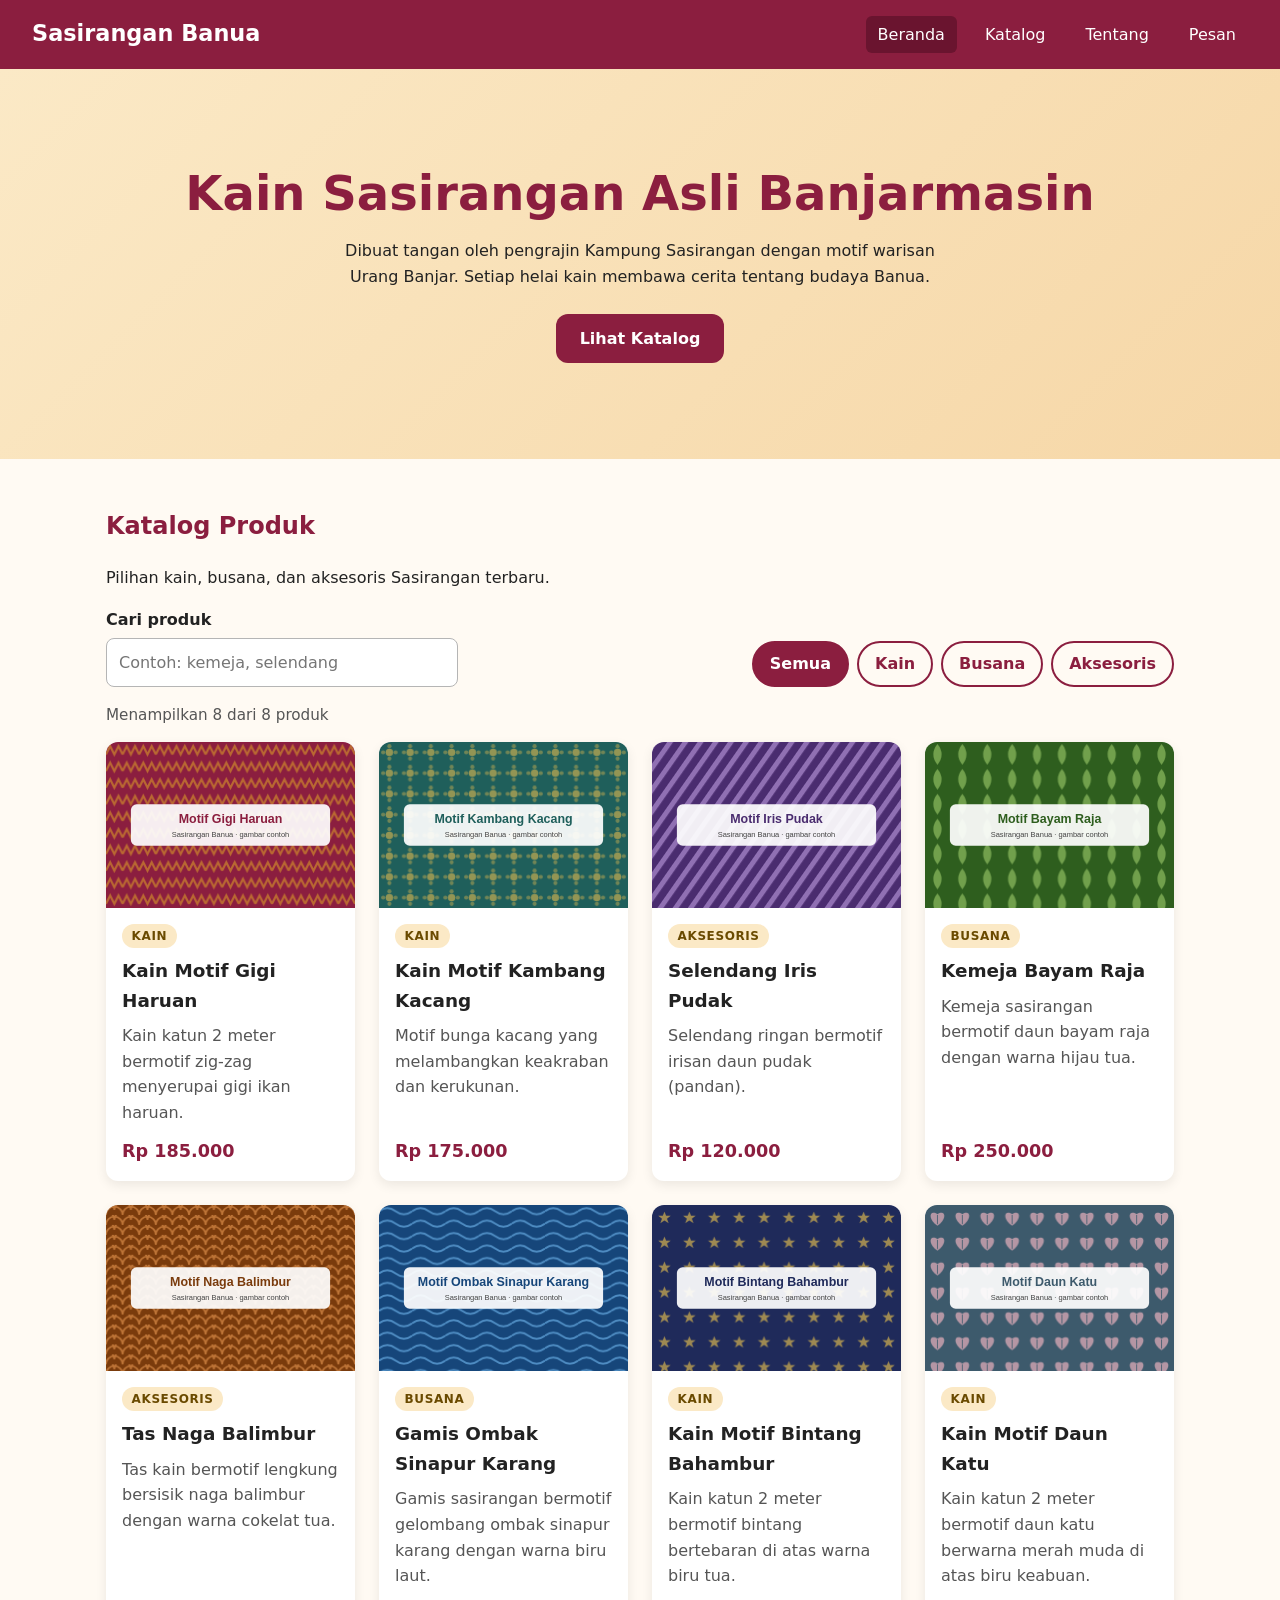
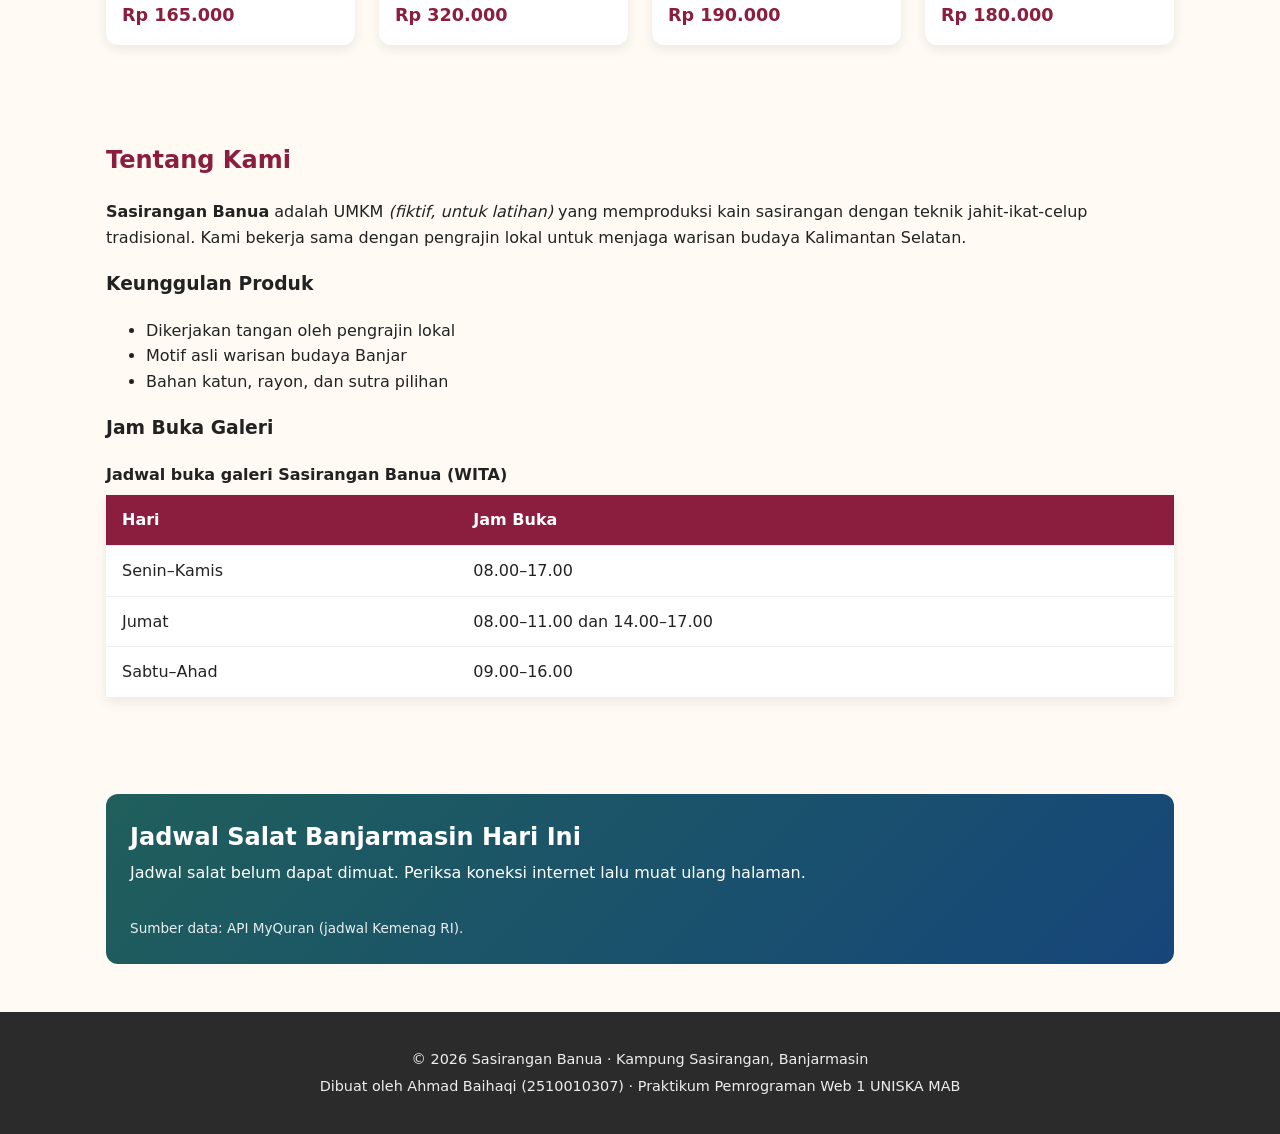
<file: index.html>
<!DOCTYPE html>
<html lang="id">
<head>
  <link rel="icon" href="img/favicon-baru.svg" type="image/svg+xml">
  <script src="js/jadwal-shalat.js" defer></script> 
  <link rel="stylesheet" href="css/style.css">
  <script src="js/katalog.js" defer></script>
  <meta charset="UTF-8">
  <meta name="viewport" content="width=device-width, initial-scale=1.0">
  <meta name="description" content="Katalog kain dan busana Sasirangan khas Banjarmasin karya pengrajin lokal.">
  <title>Sasirangan Banua | Kain Khas Banjar</title>
</head>
<body>
<!-- ========== HEADER & NAVIGASI ========== --> 
<header class="header-situs"> 
  <p class="logo"><a href="index.html">Sasirangan Banua</a></p> 
  <nav aria-label="Navigasi utama"> 
    <ul class="menu"> 
      <li><a href="index.html" aria-current="page">Beranda</a></li> 
      <li><a href="#katalog">Katalog</a></li> 
      <li><a href="#tentang">Tentang</a></li> 
      <li><a href="kontak.html">Pesan</a></li> 
    </ul> 
  </nav> 
</header>

<main>
  <!-- ========== HERO ========== --> 
  <section class="hero" id="beranda"> 
    <h1>Kain Sasirangan Asli Banjarmasin</h1> 
    <p>Dibuat tangan oleh pengrajin Kampung Sasirangan dengan motif warisan Urang Banjar. 
      Setiap helai kain membawa cerita tentang budaya Banua.</p> 
    <a class="tombol" href="#katalog">Lihat Katalog</a> 
  </section>
  <section class="bagian" id="katalog"> 
  <h2>Katalog Produk</h2> 
  <p>Pilihan kain, busana, dan aksesoris Sasirangan terbaru.</p> 
 
<div class="kontrol-katalog"> 
<div class="kolom"> 
<label for="cari">Cari produk</label> 
<input type="search" id="cari" placeholder="Contoh: kemeja, selendang"> 
</div> 
<div class="filter" role="group" aria-label="Filter kategori"> 
<button type="button" class="tombol-filter aktif" data-kategori="semua" 
aria-pressed="true">Semua</button> 
<button type="button" class="tombol-filter" data-kategori="kain" 
aria-pressed="false">Kain</button> 
<button type="button" class="tombol-filter" data-kategori="busana" 
aria-pressed="false">Busana</button> 
<button type="button" class="tombol-filter" data-kategori="aksesoris" 
aria-pressed="false">Aksesoris</button> 
</div> 
</div> 
<p id="info-jumlah" class="info-jumlah" aria-live="polite"></p> 
<div id="daftar-katalog" class="katalog-grid"></div> 
<noscript><p>Aktifkan JavaScript untuk melihat katalog produk.</p></noscript> 
</section>
 <!-- ========== TENTANG ========== --> 
  <section class="bagian" id="tentang"> 
    <h2>Tentang Kami</h2> 
    <p><strong>Sasirangan Banua</strong> adalah UMKM <em>(fiktif, untuk latihan)</em> yang 
      memproduksi kain sasirangan dengan teknik jahit-ikat-celup tradisional. Kami bekerja sama 
      dengan pengrajin lokal untuk menjaga warisan budaya Kalimantan Selatan.</p> 
 
    <h3>Keunggulan Produk</h3> 
    <ul> 
      <li>Dikerjakan tangan oleh pengrajin lokal</li> 
      <li>Motif asli warisan budaya Banjar</li> 
      <li>Bahan katun, rayon, dan sutra pilihan</li> 
    </ul> 
 
    <h3>Jam Buka Galeri</h3> 
    <table> 
      <caption>Jadwal buka galeri Sasirangan Banua (WITA)</caption> 
      <thead> 
        <tr> 
          <th scope="col">Hari</th> 
          <th scope="col">Jam Buka</th> 
        </tr> 
      </thead> 
      <tbody> 
        <tr> 
          <td>Senin–Kamis</td> 
          <td>08.00–17.00</td> 
        </tr> 
        <tr> 
          <td>Jumat</td> 
          <td>08.00–11.00 dan 14.00–17.00</td> 
        </tr> 
        <tr> 
          <td>Sabtu–Ahad</td> 
          <td>09.00–16.00</td> 
        </tr> 
      </tbody> 
    </table> 
  </section>
  <!-- ========== JADWAL SALAT (data dari API) ========== -->
<section class="bagian" id="jadwal">
  <div class="jadwal-salat" id="jadwal-salat">
    <h2>Jadwal Salat Banjarmasin Hari Ini</h2>
    <p class="status" aria-live="polite">Memuat jadwal salat...</p>
    <ul class="daftar-waktu" hidden></ul>
    <p class="sumber">Sumber data: API MyQuran (jadwal Kemenag RI).</p>
  </div>
</section> 
</main>
 <!-- ========== FOOTER ========== --> 
  <footer class="footer-situs"> 
    <p>&copy; 2026 Sasirangan Banua &middot; Kampung Sasirangan, Banjarmasin</p> 
    <p>Dibuat oleh Ahmad Baihaqi (2510010307) &middot; Praktikum Pemrograman Web 1 UNISKA MAB</p> 
  </footer> 
</body> 
</html>
</file>
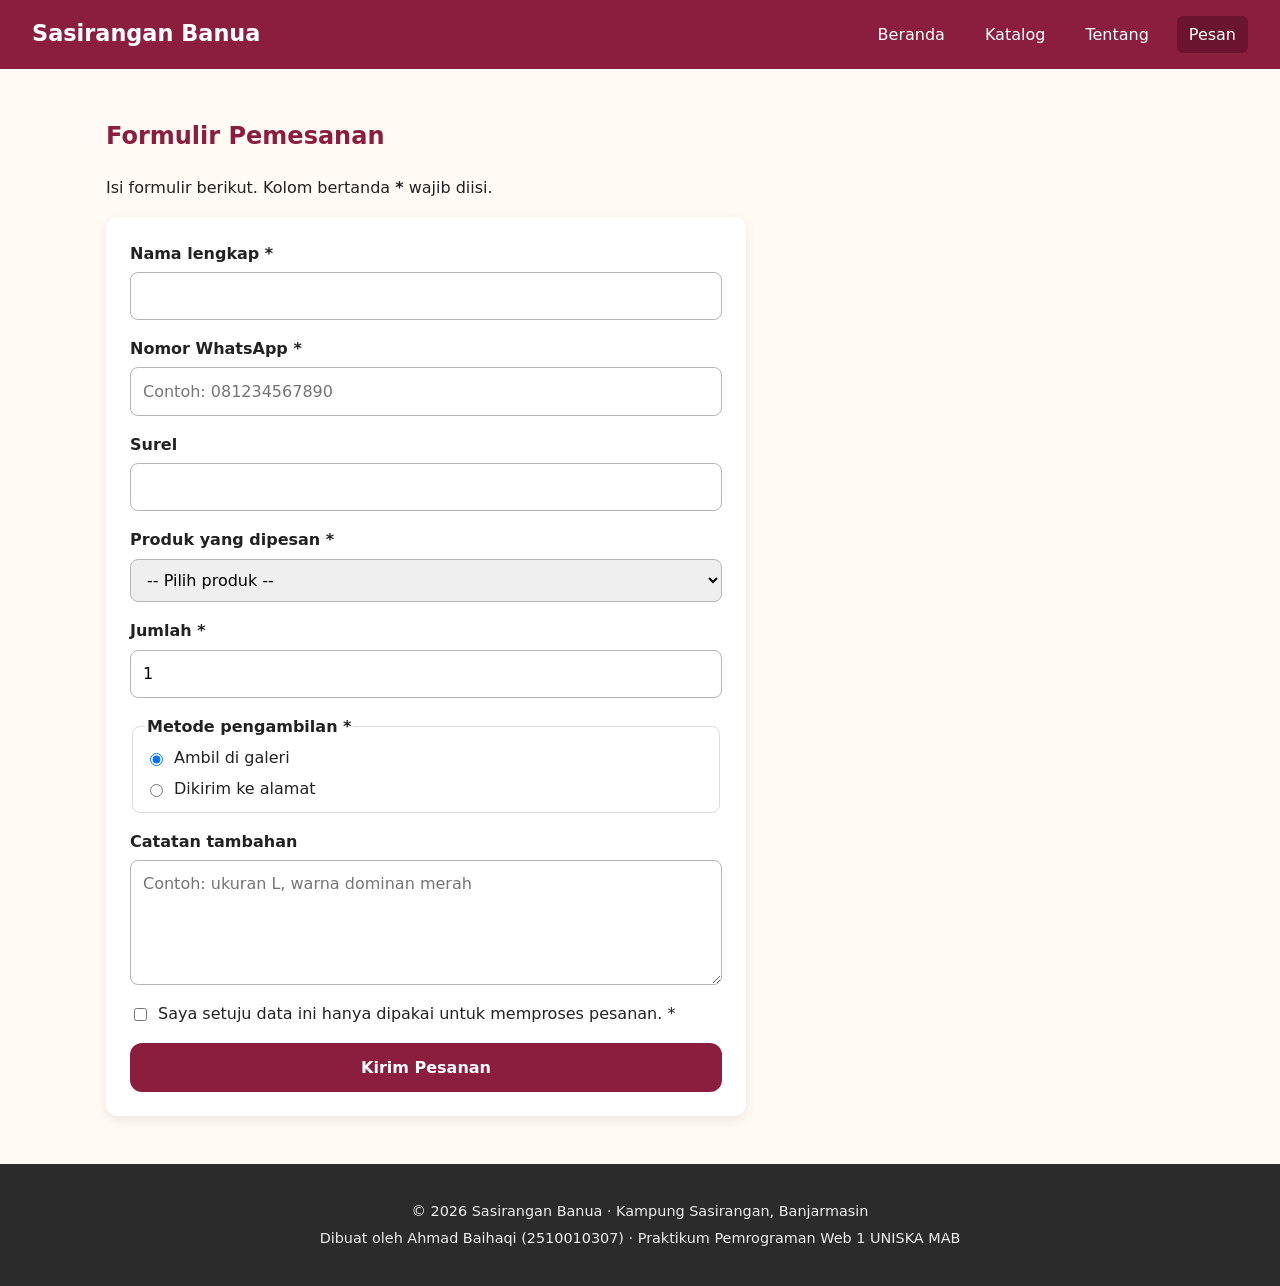
<file: kontak.html>
<!DOCTYPE html>
<html lang="id">
<head>
  <meta charset="UTF-8">
  <meta name="viewport" content="width=device-width, initial-scale=1.0">
  <meta name="description" content="Formulir pemesanan kain dan busana Sasirangan khas Banjarmasin karya pengrajin lokal.">
  <title>Pesan | Sasirangan Banua</title>
  <link rel="icon" href="img/favicon-baru.svg" type="image/svg+xml">
  <link rel="stylesheet" href="css/style.css">
  <script src="js/form.js" defer></script>
</head>
<body>
<!-- ========== HEADER & NAVIGASI ========== -->
<header class="header-situs">
  <p class="logo"><a href="index.html">Sasirangan Banua</a></p>
  <nav aria-label="Navigasi utama">
    <ul class="menu">
      <li><a href="index.html">Beranda</a></li>
      <li><a href="index.html#katalog">Katalog</a></li>
      <li><a href="index.html#tentang">Tentang</a></li>
      <li><a href="kontak.html" aria-current="page">Pesan</a></li>
    </ul>
  </nav>
</header>

<main>
  <section class="bagian" id="pesan">
    <h1>Formulir Pemesanan</h1>
    <p>Isi formulir berikut. Kolom bertanda <strong>*</strong> wajib diisi.</p>

    <form id="form-pesan" class="form-pesan" action="#" method="get" novalidate>
      <div class="kolom">
        <label for="nama">Nama lengkap *</label>
        <input type="text" id="nama" name="nama" required minlength="3" autocomplete="name" aria-describedby="error-nama">
        <p class="pesan-error" id="error-nama"></p>
      </div>

      <div class="kolom">
        <label for="wa">Nomor WhatsApp *</label>
        <input type="tel" id="wa" name="wa" required pattern="08[0-9]{8,11}"
          placeholder="Contoh: 081234567890" autocomplete="tel" aria-describedby="error-wa">
        <p class="pesan-error" id="error-wa"></p>
      </div>

      <div class="kolom">
        <label for="email">Surel</label>
        <input type="email" id="email" name="email" autocomplete="email" aria-describedby="error-email">
        <p class="pesan-error" id="error-email"></p>
      </div>

      <div class="kolom">
        <label for="produk">Produk yang dipesan *</label>
        <select id="produk" name="produk" required aria-describedby="error-produk">
          <option value="">-- Pilih produk --</option>
          <option>Kain Motif Gigi Haruan</option>
          <option>Kain Motif Kambang Kacang</option>
          <option>Selendang Iris Pudak</option>
          <option>Kemeja Bayam Raja</option>
          <option>Tas Naga Balimbur</option>
          <option>Gamis Ombak Sinapur Karang</option>
        </select>
        <p class="pesan-error" id="error-produk"></p>
      </div>

      <div class="kolom">
        <label for="jumlah">Jumlah *</label>
        <input type="number" id="jumlah" name="jumlah" min="1" max="50" value="1" required aria-describedby="error-jumlah">
        <p class="pesan-error" id="error-jumlah"></p>
      </div>

      <fieldset>
        <legend>Metode pengambilan *</legend>
        <label><input type="radio" name="pengambilan" value="Ambil di galeri" checked> Ambil di galeri</label>
        <label><input type="radio" name="pengambilan" value="Dikirim ke alamat"> Dikirim ke alamat</label>
      </fieldset>

      <div class="kolom">
        <label for="catatan">Catatan tambahan</label>
        <textarea id="catatan" name="catatan" rows="4" maxlength="300"
          placeholder="Contoh: ukuran L, warna dominan merah"></textarea>
      </div>

      <label class="cek">
        <input type="checkbox" id="setuju" name="setuju" required aria-describedby="error-setuju">
        Saya setuju data ini hanya dipakai untuk memproses pesanan. *
      </label>
      <p class="pesan-error" id="error-setuju"></p>

      <button type="submit" class="tombol">Kirim Pesanan</button>
    </form>

    <!-- Muncul setelah formulir valid -->
    <div id="hasil-pesan" class="hasil-pesan" hidden>
      <h2>Ringkasan Pesanan</h2>
      <pre id="ringkasan"></pre>
      <a id="tautan-wa" class="tombol" href="#" target="_blank" rel="noopener">Lanjutkan ke WhatsApp</a>
    </div>
  </section>
</main>

<!-- ========== FOOTER ========== -->
<footer class="footer-situs">
  <p>&copy; 2026 Sasirangan Banua &middot; Kampung Sasirangan, Banjarmasin</p>
  <p>Dibuat oleh Ahmad Baihaqi (2510010307) &middot; Praktikum Pemrograman Web 1 UNISKA MAB</p>
</footer>
</body>
</html>
</file>
<file: css/style.css>
/* ---------- 1. Variabel warna & ukuran ---------- */
:root {
  --warna-utama: #8b1e3f;       /* merah marun sasirangan */
  --warna-utama-gelap: #6a142f;
  --warna-aksen: #e0a526;       /* kuning kunyit */
  --warna-krem: #fbe9c6;
  --warna-teks: #222222;
  --warna-teks-lembut: #555555;
  --warna-latar: #fffaf3;
  --warna-kartu: #ffffff;
  --radius: 12px;
  --bayangan: 0 4px 12px rgba(0, 0, 0, 0.08);
  --lebar-maks: 1100px;
}

/* ---------- 2. Reset ringan & dasar ---------- */
*,
*::before,
*::after {
  box-sizing: border-box;
}

html {
  scroll-behavior: smooth;
  scroll-padding-top: 7rem; /* agar judul tidak tertutup header sticky */
}

body {
  margin: 0;
  font-family: "Segoe UI", system-ui, -apple-system, Roboto, Arial, sans-serif;
  font-size: 1rem;
  line-height: 1.6;
  color: var(--warna-teks);
  background-color: var(--warna-latar);
}

img {
  display: block;
  max-width: 100%;
  height: auto;
}

a {
  color: var(--warna-utama);
}

/* Penanda fokus untuk pengguna keyboard — JANGAN dihapus */
a:focus-visible,
button:focus-visible,
input:focus-visible,
select:focus-visible,
textarea:focus-visible {
  outline: 3px solid var(--warna-utama-gelap);
  outline-offset: 2px;
}

.header-situs {
  position: sticky;
  top: 0;
  z-index: 10;
  display: flex;
  flex-direction: column; /* HP: logo di atas menu */
  align-items: center;
  gap: 0.5rem;
  padding: 1rem;
  background-color: var(--warna-utama);
  color: #ffffff;
}

.logo {
  margin: 0;
  font-size: 1.4rem;
  font-weight: 700;
}

.logo a {
  color: inherit;
  text-decoration: none;
}

.menu {
  display: flex;
  flex-wrap: wrap;
  justify-content: center;
  gap: 0.25rem 1rem;
  margin: 0;
  padding: 0;
  list-style: none;
}

.menu a {
  display: block;
  padding: 0.35rem 0.75rem;
  border-radius: 6px;
  color: #ffffff;
  text-decoration: none;
}

.menu a:hover,
.menu a[aria-current="page"] {
  background-color: var(--warna-utama-gelap);
}

.header-situs a:focus-visible {
  outline-color: #ffffff; /* fokus putih agar terlihat di latar header yang gelap */
}

/* ---------- 4. Hero ---------- */
.hero {
  padding: 4rem 1rem;
  text-align: center;
  background: linear-gradient(135deg, var(--warna-krem), #f6d7a7);
}

.hero h1 {
  margin: 0 0 1rem;
  font-size: clamp(1.8rem, 5vw, 3rem);
  line-height: 1.2;
  color: var(--warna-utama);
}

.hero p {
  max-width: 40rem;
  margin: 0 auto 1.5rem;
}

/* ---------- 5. Tombol ---------- */
.tombol {
  display: inline-block;
  padding: 0.75rem 1.5rem;
  border: none;
  border-radius: var(--radius);
  background-color: var(--warna-utama);
  color: #ffffff;
  font: inherit;
  font-weight: 600;
  text-decoration: none;
  cursor: pointer;
  transition: background-color 0.2s ease, transform 0.2s ease;
}

.tombol:hover {
  background-color: var(--warna-utama-gelap);
  transform: translateY(-2px);
}

.bagian {
  max-width: var(--lebar-maks);
  margin-inline: auto;
  padding: 3rem 1rem;
}

.bagian h1,
.bagian h2 {
  margin-top: 0;
  color: var(--warna-utama);
}

/* ---------- 7. Katalog (CSS Grid) ---------- */
.katalog-grid {
  display: grid;
  grid-template-columns: repeat(auto-fill, minmax(240px, 1fr));
  gap: 1.5rem;
}

.kartu {
  display: flex;
  flex-direction: column;
  overflow: hidden;
  border-radius: var(--radius);
  background-color: var(--warna-kartu);
  box-shadow: var(--bayangan);
  transition: transform 0.2s ease;
}

.kartu:hover {
  transform: translateY(-4px);
}

.kartu img {
  width: 100%;
  aspect-ratio: 3 / 2;
  object-fit: cover;
}

.kartu-isi {
  display: flex;
  flex-direction: column;
  flex-grow: 1; /* isi kartu mengisi sisa tinggi */
  padding: 1rem;
}

.kartu h3 {
  margin: 0 0 0.5rem;
  font-size: 1.15rem;
}

.kartu p {
  margin: 0 0 0.75rem;
  color: var(--warna-teks-lembut);
}

.kartu .harga {
  margin-top: auto; /* harga selalu di bagian bawah kartu */
  margin-bottom: 0;
  font-size: 1.1rem;
  font-weight: 700;
  color: var(--warna-utama);
}

/* ---------- 8. Tabel ---------- */
table {
  width: 100%;
  border-collapse: collapse;
  background-color: var(--warna-kartu);
  box-shadow: var(--bayangan);
}

caption {
  margin-bottom: 0.5rem;
  font-weight: 600;
  text-align: left;
}

th,
td {
  padding: 0.75rem 1rem;
  border-bottom: 1px solid #eeeeee;
  text-align: left;
}

thead th {
  background-color: var(--warna-utama);
  color: #ffffff;
}

/* ---------- 9. Formulir ---------- */
.form-pesan {
  display: grid;
  gap: 1rem;
  max-width: 40rem;
  padding: 1.5rem;
  border-radius: var(--radius);
  background-color: var(--warna-kartu);
  box-shadow: var(--bayangan);
}

.kolom {
  display: flex;
  flex-direction: column;
  gap: 0.35rem;
}

label,
legend {
  font-weight: 600;
}

input,
select,
textarea {
  width: 100%;
  padding: 0.65rem 0.75rem;
  border: 1px solid #b5b5b5;
  border-radius: 8px;
  font: inherit;
}

fieldset {
  display: flex;
  flex-direction: column;
  gap: 0.35rem;
  border: 1px solid #dddddd;
  border-radius: 8px;
}

fieldset label,
.cek {
  display: flex;
  align-items: center;
  gap: 0.5rem;
  font-weight: 400;
}

input[type="radio"],
input[type="checkbox"] {
  width: auto;
}

/* ---------- 10. Footer ---------- */
.footer-situs {
  padding: 2rem 1rem;
  background-color: #2b2b2b;
  color: #eeeeee;
  font-size: 0.9rem;
  text-align: center;
}

.footer-situs p {
  margin: 0.25rem 0;
}

/* ---------- 11. Responsif: tablet & desktop ---------- */
@media (min-width: 768px) {
  .header-situs {
    flex-direction: row; /* logo kiri, menu kanan */
    justify-content: space-between;
    padding-inline: 2rem;
  }

  .hero {
    padding: 6rem 2rem;
  }
}

/* Hormati pengguna yang tidak ingin banyak animasi */
@media (prefers-reduced-motion: reduce) {
  html {
    scroll-behavior: auto;
  }

  * {
    transition: none !important;
  }
}

/* ---------- 12. Komponen interaktif (Modul 3) ---------- */
.kontrol-katalog {
  display: flex;
  flex-direction: column;
  gap: 1rem;
  margin-bottom: 1rem;
}

.filter {
  display: flex;
  flex-wrap: wrap;
  gap: 0.5rem;
}

.tombol-filter {
  padding: 0.5rem 1rem;
  border: 2px solid var(--warna-utama);
  border-radius: 999px;
  background-color: transparent;
  color: var(--warna-utama);
  font: inherit;
  font-weight: 600;
  cursor: pointer;
}

.tombol-filter:hover,
.tombol-filter.aktif {
  background-color: var(--warna-utama);
  color: #ffffff;
}

.info-jumlah {
  color: var(--warna-teks-lembut);
  font-size: 0.95rem;
}

.label-kategori {
  align-self: flex-start;
  margin-bottom: 0.5rem;
  padding: 0.15rem 0.6rem;
  border-radius: 999px;
  background-color: var(--warna-krem);
  color: #6a4a00;
  font-size: 0.75rem;
  font-weight: 700;
  letter-spacing: 0.05em;
  text-transform: uppercase;
}

.pesan-error {
  margin: 0;
  color: #b00020;
  font-size: 0.9rem;
}

.pesan-error:empty {
  display: none; /* sembunyikan jika belum ada pesan */
}

[aria-invalid="true"] {
  border-color: #b00020;
  background-color: #fff5f6;
}

.hasil-pesan {
  max-width: 40rem;
  margin-top: 2rem;
  padding: 1.5rem;
  border-left: 6px solid var(--warna-aksen);
  border-radius: var(--radius);
  background-color: var(--warna-kartu);
  box-shadow: var(--bayangan);
}

.hasil-pesan h2 {
  margin-top: 0;
}

.hasil-pesan pre {
  white-space: pre-wrap;
  font-family: inherit;
}

@media (min-width: 768px) {
  .kontrol-katalog {
    flex-direction: row;
    align-items: flex-end;
    justify-content: space-between;
  }

  .kontrol-katalog .kolom {
    flex: 1;
    max-width: 22rem;
  }
}

/* ---------- 13. Widget jadwal salat (Modul 4) ---------- */ 
.jadwal-salat { 
  padding: 1.5rem; 
  border-radius: var(--radius); 
  background: linear-gradient(135deg, #1f5f5b, #16467a); 
  color: #ffffff; 
} 
 
.jadwal-salat h2 { 
  margin: 0 0 0.25rem; 
  color: #ffffff; 
} 
 
.jadwal-salat .status { 
  margin: 0 0 1rem; 
} 
 
.daftar-waktu { 
  display: grid; 
  grid-template-columns: repeat(auto-fit, minmax(110px, 1fr)); 
  gap: 0.75rem; 
  margin: 0; 
  padding: 0; 
  list-style: none; 
} 
 
.daftar-waktu li { 
  display: flex; 
  flex-direction: column; 
  align-items: center; 
  padding: 0.75rem; 
  border-radius: 10px; 
  background-color: rgba(255, 255, 255, 0.15); 
} 
 
.daftar-waktu strong { 
  font-size: 1.4rem; 
} 
 
.jadwal-salat .sumber { 
  margin: 1rem 0 0; 
  font-size: 0.85rem; 
  opacity: 0.9; 
}
</file>
